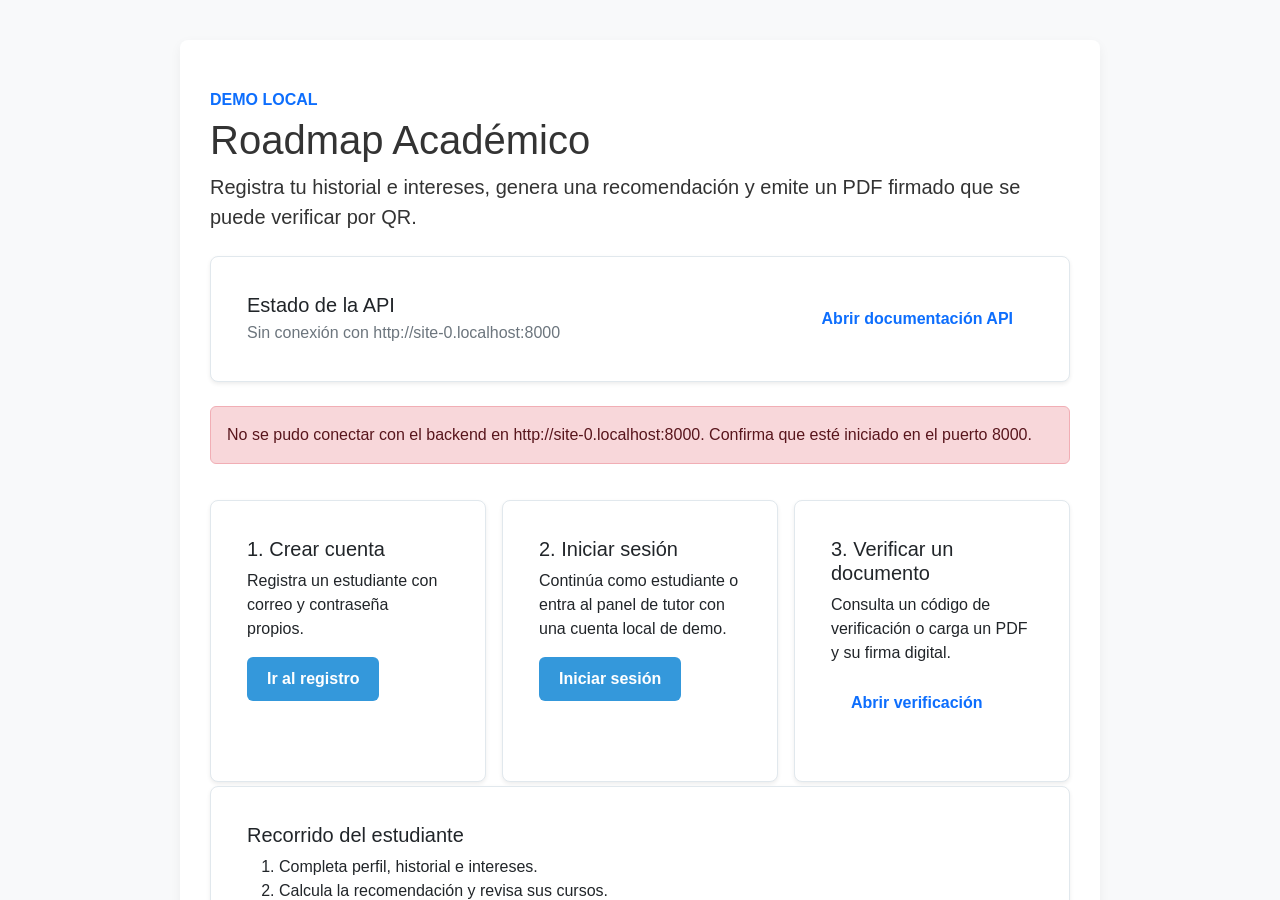
<file: frontend/index.html>
<!doctype html>
<html lang="es">
<head>
  <meta charset="utf-8">
  <meta name="viewport" content="width=device-width, initial-scale=1">
  <meta http-equiv="refresh" content="0; url=demo.html">
  <title>Roadmap Académico</title>
</head>
<body>
  <p>Abriendo la demostración… <a href="demo.html">Continuar</a></p>
</body>
</html>
</file>
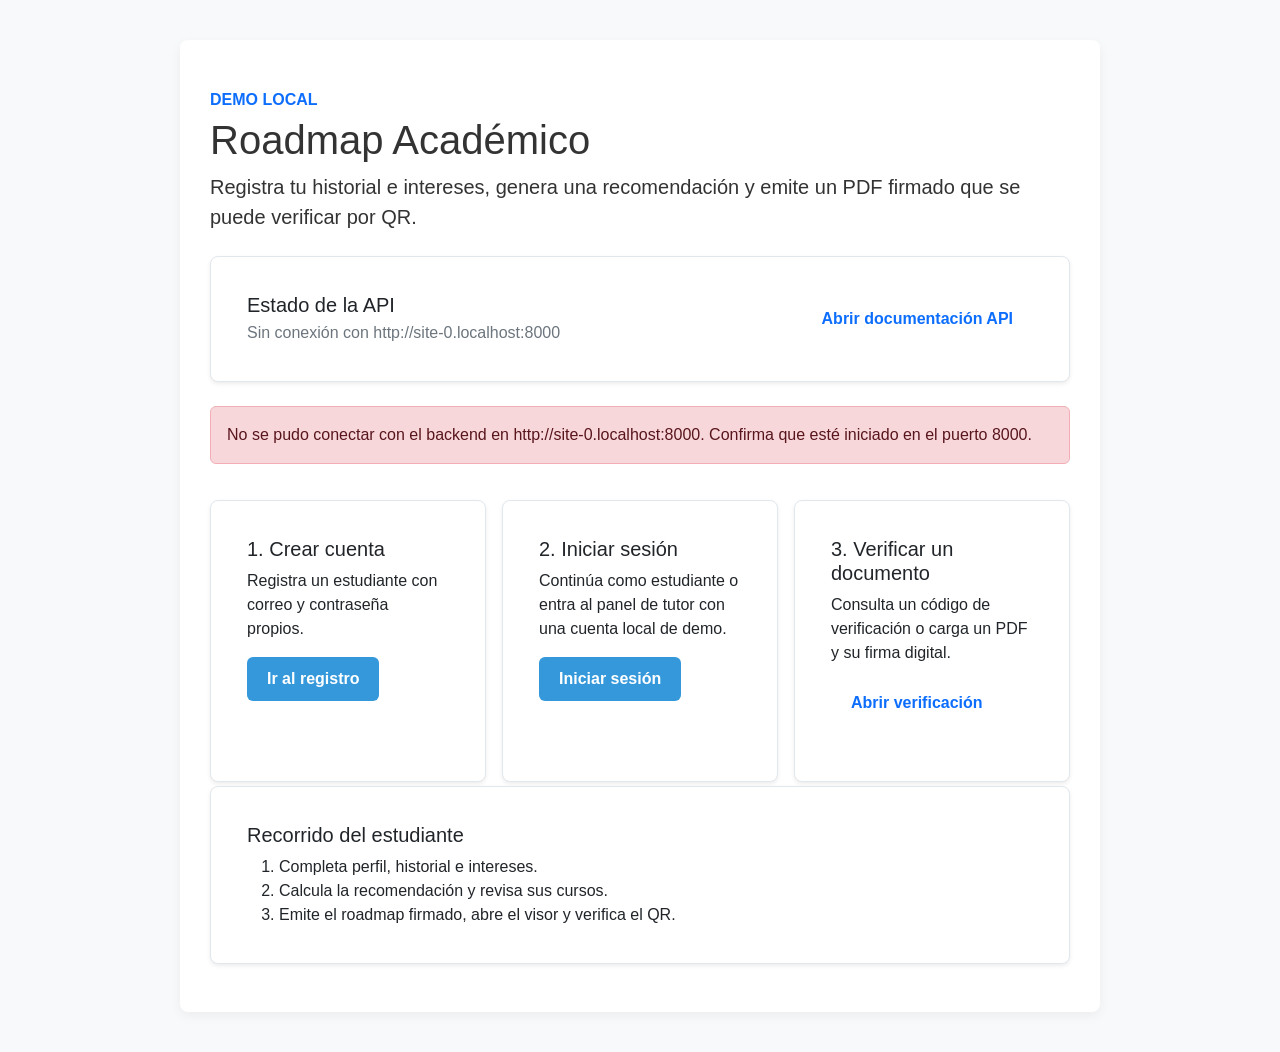
<file: frontend/demo.html>
<!doctype html>
<html lang="es">
<head>
  <meta charset="utf-8">
  <meta name="viewport" content="width=device-width, initial-scale=1">
  <title>Demo · Roadmap Académico</title>
  <link href="https://cdn.jsdelivr.net/npm/bootstrap@5.3.3/dist/css/bootstrap.min.css" rel="stylesheet">
  <link href="css/estilos.css" rel="stylesheet">
</head>
<body class="bg-light">
  <main class="container py-5" style="max-width: 920px">
    <header class="mb-4">
      <p class="text-uppercase text-primary fw-semibold mb-1">Demo local</p>
      <h1 class="display-6">Roadmap Académico</h1>
      <p class="lead">Registra tu historial e intereses, genera una recomendación y emite un PDF firmado que se puede verificar por QR.</p>
    </header>

    <section class="card shadow-sm mb-4" aria-live="polite">
      <div class="card-body d-flex flex-wrap align-items-center justify-content-between gap-2">
        <div>
          <h2 class="h5 mb-1">Estado de la API</h2>
          <p id="estado-api" class="mb-0 text-secondary">Comprobando el backend…</p>
        </div>
        <a id="docs-api" class="btn btn-outline-primary" target="_blank" rel="noreferrer">Abrir documentación API</a>
      </div>
    </section>

    <div id="error" class="alert alert-danger d-none" role="alert"></div>
    <section class="row g-3">
      <div class="col-md-4">
        <article class="card h-100 shadow-sm"><div class="card-body">
          <h2 class="h5">1. Crear cuenta</h2>
          <p>Registra un estudiante con correo y contraseña propios.</p>
          <a class="btn btn-primary" href="registro.html">Ir al registro</a>
        </div></article>
      </div>
      <div class="col-md-4">
        <article class="card h-100 shadow-sm"><div class="card-body">
          <h2 class="h5">2. Iniciar sesión</h2>
          <p>Continúa como estudiante o entra al panel de tutor con una cuenta local de demo.</p>
          <a class="btn btn-primary" href="login.html">Iniciar sesión</a>
        </div></article>
      </div>
      <div class="col-md-4">
        <article class="card h-100 shadow-sm"><div class="card-body">
          <h2 class="h5">3. Verificar un documento</h2>
          <p>Consulta un código de verificación o carga un PDF y su firma digital.</p>
          <a class="btn btn-outline-primary" href="verificar.html">Abrir verificación</a>
        </div></article>
      </div>
    </section>

    <section class="card shadow-sm mt-4"><div class="card-body">
      <h2 class="h5">Recorrido del estudiante</h2>
      <ol class="mb-0">
        <li>Completa perfil, historial e intereses.</li>
        <li>Calcula la recomendación y revisa sus cursos.</li>
        <li>Emite el roadmap firmado, abre el visor y verifica el QR.</li>
      </ol>
    </div></section>
  </main>
  <script src="js/api.js"></script>
  <script>
    document.getElementById('docs-api').href = API + '/docs'
    api('/health')
      .then((estado) => {
        document.getElementById('estado-api').textContent = estado.estado === 'ok'
          ? 'Conectada · API disponible en ' + API
          : 'La API respondió, pero no confirmó el estado esperado.'
      })
      .catch((error) => {
        document.getElementById('estado-api').textContent = 'Sin conexión con ' + API
        const box = document.getElementById('error')
        box.textContent = error.message
        box.classList.remove('d-none')
      })
  </script>
</body>
</html>
</file>
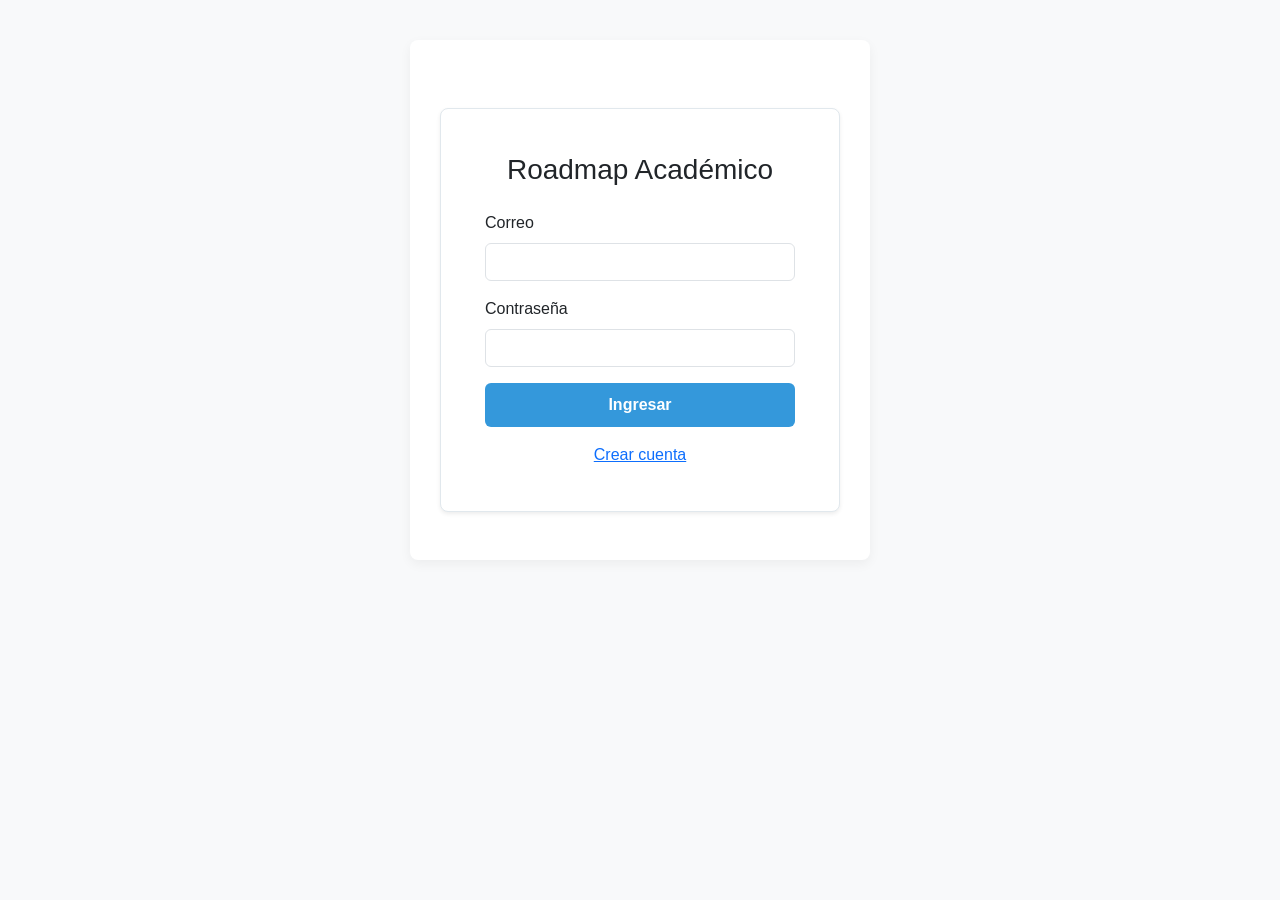
<file: frontend/generar.html>
<!doctype html>
<html lang="es">
<head>
  <meta charset="utf-8">
  <meta name="viewport" content="width=device-width, initial-scale=1">
  <title>Generar Roadmap · Roadmap Académico</title>
  <link href="https://cdn.jsdelivr.net/npm/bootstrap@5.3.3/dist/css/bootstrap.min.css" rel="stylesheet">
  <link href="css/estilos.css" rel="stylesheet">
</head>
<body class="bg-light">
  <div id="menu"></div>
  <main class="container py-4">
    <div id="aviso" class="alert d-none" role="status" aria-live="polite"></div>
    <section class="card shadow-sm mb-3">
      <div class="card-body">
        <h1 class="h4">Generar Roadmap Académico</h1>
        <p>Primero revisa la recomendación. Después emite el PDF firmado con su código QR.</p>
        <label class="form-label" for="creditos">Máximo de créditos</label>
        <input id="creditos" type="number" class="form-control" min="1" max="40" value="22" style="max-width:220px">
        <button id="recomendar" class="btn btn-primary mt-3" type="button">Calcular recomendación</button>
      </div>
    </section>

    <section id="resultado" class="card shadow-sm d-none">
      <div class="card-body">
        <h2 class="h5">Especialidad sugerida: <span id="especialidad"></span></h2>
        <p>Créditos asignados: <strong id="totalCreditos"></strong></p>
        <h3 class="h6">Cursos recomendados</h3>
        <ul id="listaCursos"></ul>
        <button id="emitir" class="btn btn-success" type="button" disabled>Emitir PDF firmado</button>
      </div>
    </section>

    <section id="emitido" class="card shadow-sm mt-3 d-none" aria-live="polite">
      <div class="card-body">
        <h2 class="h5">Roadmap emitido</h2>
        <p id="codigo"></p>
        <a id="verDocumento" class="btn btn-outline-primary me-2">Abrir PDF</a>
        <a id="verificarDocumento" class="btn btn-outline-success">Verificar código</a>
      </div>
    </section>
  </main>
  <script src="js/api.js"></script>
  <script src="js/menu.js"></script>
  <script>
    cargarMenu('generar.html')
    const notice = document.getElementById('aviso')
    const recommendButton = document.getElementById('recomendar')
    const emitButton = document.getElementById('emitir')
    const resultSection = document.getElementById('resultado')
    const issuedSection = document.getElementById('emitido')
    let recommendationReady = false

    function showError(error) {
      notice.textContent = error.message
      notice.className = 'alert alert-danger'
    }

    function creditQuery() {
      return '?max_creditos=' + encodeURIComponent(document.getElementById('creditos').value)
    }

    recommendButton.addEventListener('click', async () => {
      notice.className = 'alert d-none'
      issuedSection.classList.add('d-none')
      recommendationReady = false
      emitButton.disabled = true
      recommendButton.disabled = true
      recommendButton.textContent = 'Calculando…'
      try {
        const plan = await api('/roadmaps/recomendar' + creditQuery(), { method: 'POST' })
        document.getElementById('especialidad').textContent = plan.especialidad
        document.getElementById('totalCreditos').textContent = plan.creditos
        const list = document.getElementById('listaCursos')
        list.replaceChildren(...plan.cursos.map((course) => {
          const item = document.createElement('li')
          item.textContent = course
          return item
        }))
        resultSection.classList.remove('d-none')
        recommendationReady = true
        emitButton.disabled = false
      } catch (error) {
        showError(error)
      } finally {
        recommendButton.disabled = false
        recommendButton.textContent = 'Calcular recomendación'
      }
    })

    emitButton.addEventListener('click', async () => {
      if (!recommendationReady) return
      notice.className = 'alert d-none'
      emitButton.disabled = true
      emitButton.textContent = 'Emitiendo…'
      try {
        const documentInfo = await api('/roadmaps/emitir' + creditQuery(), { method: 'POST' })
        const code = documentInfo.codigo_verificacion || documentInfo.codigo
        document.getElementById('codigo').textContent = 'Código de verificación: ' + code
        document.getElementById('verDocumento').href = 'visor.html?id=' + encodeURIComponent(documentInfo.id)
        document.getElementById('verificarDocumento').href = 'verificar.html?codigo=' + encodeURIComponent(code)
        issuedSection.classList.remove('d-none')
      } catch (error) {
        showError(error)
        emitButton.disabled = false
      } finally {
        emitButton.textContent = 'Emitir PDF firmado'
      }
    })

    document.getElementById('creditos').addEventListener('input', () => {
      recommendationReady = false
      emitButton.disabled = true
      issuedSection.classList.add('d-none')
    })
  </script>
</body>
</html>
</file>
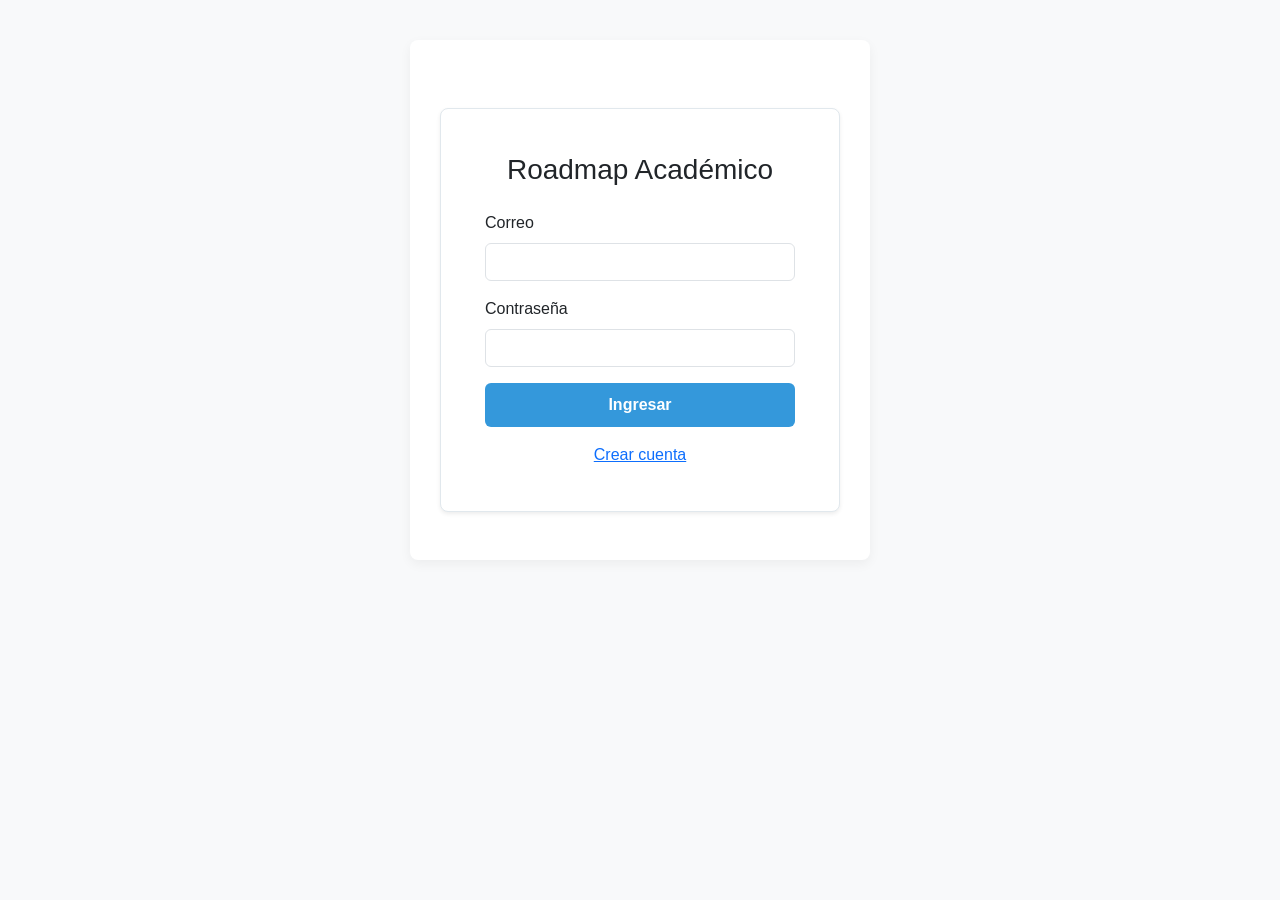
<file: frontend/intereses.html>
<!doctype html><html lang="es"><head><meta charset="utf-8"><meta name="viewport" content="width=device-width,initial-scale=1"><title>Intereses · Roadmap Académico</title><link href="https://cdn.jsdelivr.net/npm/bootstrap@5.3.3/dist/css/bootstrap.min.css" rel="stylesheet"><link href="css/estilos.css" rel="stylesheet"></head><body class="bg-light"><div id="menu"></div><main class="container py-4"><div id="aviso" class="alert d-none"></div><section class="card shadow-sm"><div class="card-body"><h1 class="h4">Áreas de interés profesional</h1><p>Selecciona las áreas que orientarán la especialidad recomendada.</p><div id="checkbox-areas" class="row g-2"></div><button id="guardar" class="btn btn-primary mt-3">Guardar intereses</button> <a href="generar.html" class="btn btn-outline-primary mt-3">Continuar a generar roadmap</a></div></section></main><script src="js/api.js"></script><script src="js/menu.js"></script><script>
cargarMenu('intereses.html');const opciones=[['desarrollo','Desarrollo'],['calidad','Calidad'],['web','Web'],['seguridad','Seguridad'],['redes','Redes'],['criptografía','Criptografía'],['datos','Datos'],['estadística','Estadística'],['ia','Inteligencia Artificial (IA)']];const host=document.getElementById('checkbox-areas');host.innerHTML=opciones.map(([v,t],i)=>'<div class="col-md-4"><div class="form-check"><input class="form-check-input" type="checkbox" value="'+v+'" id="i'+i+'"><label class="form-check-label" for="i'+i+'">'+t+'</label></div></div>').join('');api('/intereses').then(r=>{const selected=new Set(r.intereses);host.querySelectorAll('input').forEach(x=>x.checked=selected.has(x.value))}).catch(showError);function showError(e){const a=document.getElementById('aviso');a.textContent=e.message;a.className='alert alert-danger'}document.getElementById('guardar').addEventListener('click',async()=>{try{const selected=[...host.querySelectorAll('input:checked')].map(x=>x.value);await api('/intereses',{method:'PUT',body:{intereses:selected}});const a=document.getElementById('aviso');a.textContent='Intereses guardados';a.className='alert alert-success'}catch(e){showError(e)}})
</script></body></html>
</file>
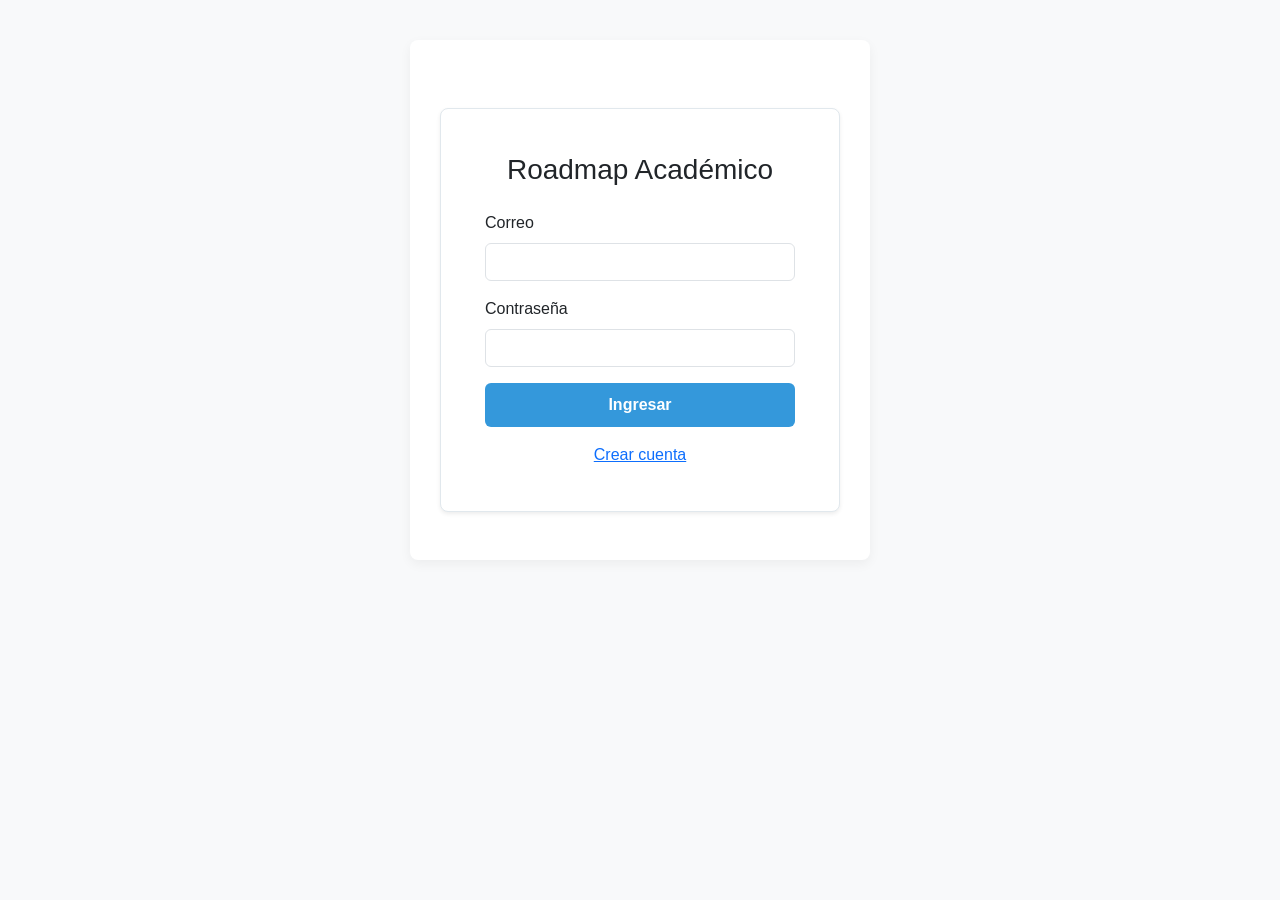
<file: frontend/login.html>
<!doctype html>
<html lang="es">
<head>
  <meta charset="utf-8">
  <meta name="viewport" content="width=device-width, initial-scale=1">
  <title>Iniciar sesión · Roadmap Académico</title>
  <link href="https://cdn.jsdelivr.net/npm/bootstrap@5.3.3/dist/css/bootstrap.min.css" rel="stylesheet">
  <link href="estilos.css" rel="stylesheet">
</head>
<body class="bg-light">
  <main class="container py-5" style="max-width: 460px">
    <div class="card shadow-sm">
      <div class="card-body p-4">
        <h1 class="h3 text-center mb-4">Roadmap Académico</h1>
        <div id="error" class="alert alert-danger d-none" role="alert" aria-live="polite"></div>
        <form id="login-form">
          <label class="form-label" for="correo">Correo</label>
          <input id="correo" name="correo" class="form-control mb-3" type="email" autocomplete="username" required>
          <label class="form-label" for="clave">Contraseña</label>
          <input id="clave" name="clave" class="form-control mb-3" type="password" autocomplete="current-password" required>
          <button id="ingresar" class="btn btn-primary w-100" type="submit">Ingresar</button>
        </form>
        <a href="registro.html" class="d-block text-center mt-3">Crear cuenta</a>
      </div>
    </div>
  </main>
  <script src="js/api.js?v=login-fix-20261018"></script>
  <script>
    document.addEventListener('DOMContentLoaded', () => {
      const form = document.getElementById('login-form')
      const correo = document.getElementById('correo')
      const clave = document.getElementById('clave')
      const error = document.getElementById('error')
      const boton = document.getElementById('ingresar')

      form.addEventListener('submit', async (event) => {
        event.preventDefault()
        error.textContent = ''
        error.classList.add('d-none')
        boton.disabled = true
        boton.textContent = 'Ingresando…'

        try {
          const resultado = await api('/auth/login', {
            method: 'POST',
            body: { correo: correo.value.trim(), clave: clave.value }
          })
          sessionStorage.setItem('token', resultado.token)
          sessionStorage.setItem('rol', resultado.rol)
          window.location.assign(resultado.rol === 'tutor' ? 'tutor.html' : 'panel.html')
        } catch (err) {
          error.textContent = err && err.message
            ? err.message
            : 'No se pudo iniciar sesión. Comprueba los datos y que el backend esté activo.'
          error.classList.remove('d-none')
          boton.disabled = false
          boton.textContent = 'Ingresar'
        }
      })
    })
  </script>
</body>
</html>
</file>
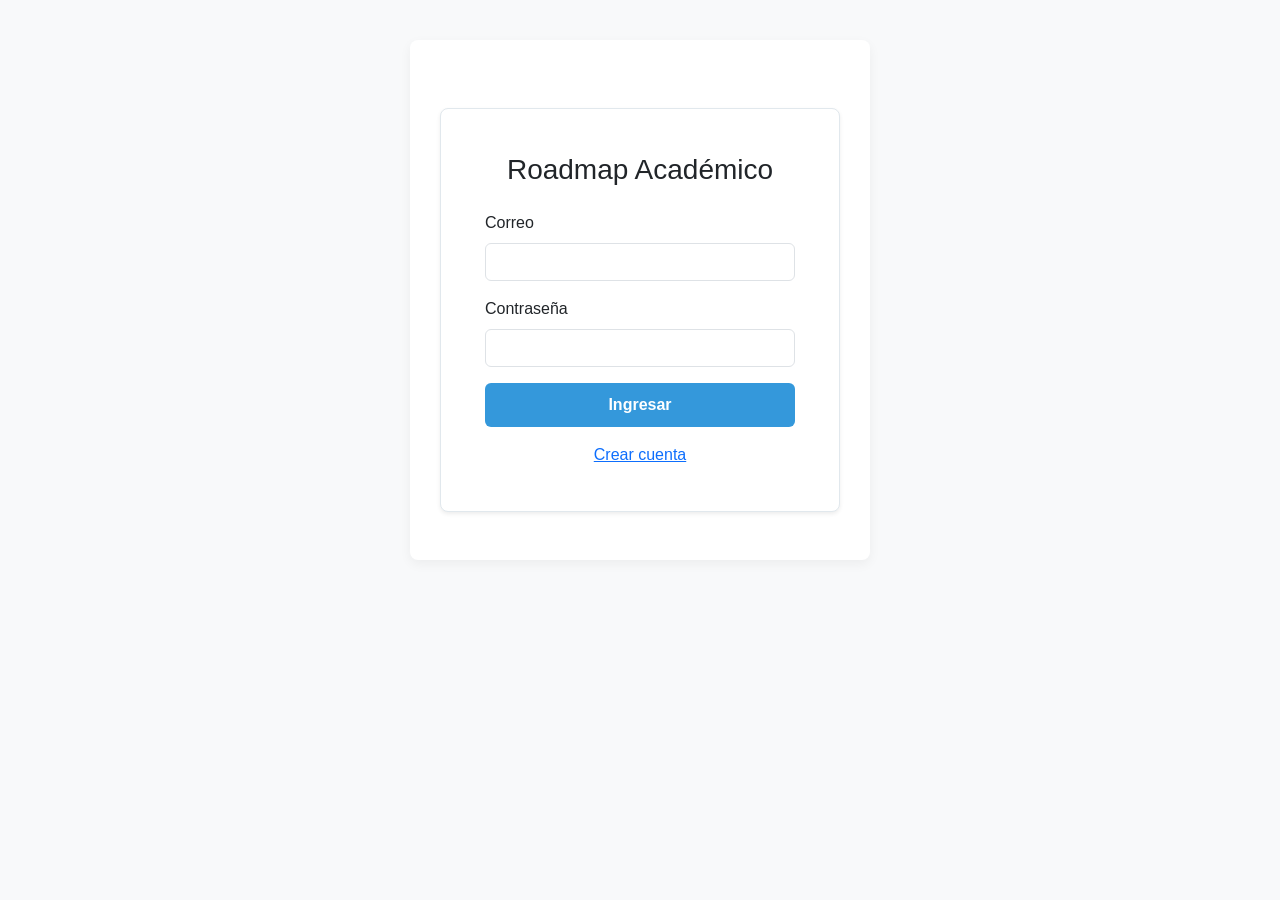
<file: frontend/panel.html>
<!doctype html><html lang="es"><head><meta charset="utf-8"><meta name="viewport" content="width=device-width,initial-scale=1"><title>Panel · Roadmap Académico</title><link href="https://cdn.jsdelivr.net/npm/bootstrap@5.3.3/dist/css/bootstrap.min.css" rel="stylesheet"><link href="css/estilos.css" rel="stylesheet"></head><body class="bg-light"><div id="menu"></div><main class="container py-4"><div id="aviso" class="alert alert-warning d-none"></div><h1 class="h3 mb-3">Panel principal</h1><section class="card shadow-sm mb-4"><div class="card-body"><h2 class="h5">Hola, <span id="nombre">estudiante</span></h2><p>Cursos aprobados: <strong id="aprobados">-</strong> · Créditos acumulados: <strong id="creditos">-</strong></p></div></section><div class="row g-3"><div class="col-md-3"><a class="card card-body h-100" href="perfil.html">Perfil e historial</a></div><div class="col-md-3"><a class="card card-body h-100" href="intereses.html">Intereses profesionales</a></div><div class="col-md-3"><a class="card card-body h-100" href="generar.html">Generar Roadmap</a></div><div class="col-md-3"><a class="card card-body h-100" href="roadmaps.html">Mis Roadmaps</a></div></div></main><script src="js/api.js"></script><script src="js/menu.js"></script><script>cargarMenu('panel.html');api('/perfil').then(p=>{nombre.textContent=p.nombres;aprobados.textContent=p.cursos_aprobados;creditos.textContent=p.creditos??'No disponible'}).catch(e=>{aviso.textContent=e.message;aviso.classList.remove('d-none')})</script></body></html>
</file>
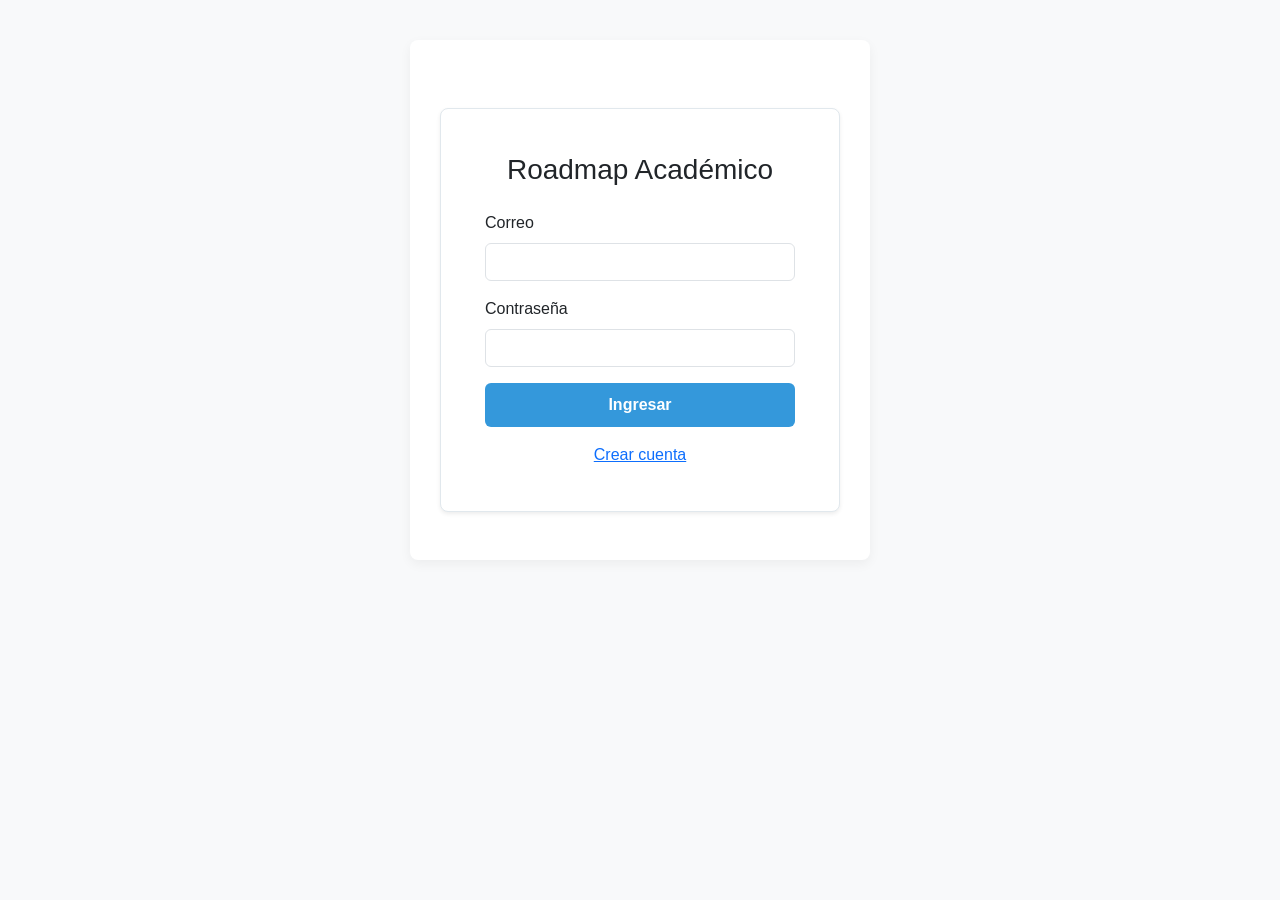
<file: frontend/perfil.html>
<!DOCTYPE html>
<html lang="es">
<head>
  <meta charset="UTF-8"><meta name="viewport" content="width=device-width, initial-scale=1">
  <title>Perfil - Roadmap Académico</title>
  <link href="https://cdn.jsdelivr.net/npm/bootstrap@5.3.3/dist/css/bootstrap.min.css" rel="stylesheet">
  <link href="css/estilos.css" rel="stylesheet">
</head>
<body class="bg-light">
  <div id="menu"></div>
  <div class="container py-4">
    <div id="aviso" class="alert d-none"></div>
    <div class="card shadow-sm mb-4"><div class="card-body">
      <h5>Datos personales</h5>
      <div class="row g-2">
        <div class="col-md-3"><label class="form-label">Código</label><input id="codigo" class="form-control" disabled></div>
        <div class="col-md-5"><label class="form-label">Nombres</label><input id="nombres" class="form-control"></div>
        <div class="col-md-4"><label class="form-label">Correo</label><input id="correo" type="email" class="form-control"></div>
      </div>
      <button class="btn btn-primary mt-3" onclick="guardarPerfil()">Guardar</button>
    </div></div>

    <div class="card shadow-sm"><div class="card-body">
      <div class="d-flex flex-wrap gap-2 justify-content-between mb-3">
        <h5 class="mb-0">Historial académico</h5>
        <div class="d-flex gap-2">
          <select id="filtro" class="form-select form-select-sm" onchange="pintar()">
            <option value="">Todos</option><option value="1">Aprobados</option><option value="0">Desaprobados</option>
          </select>
          <button class="btn btn-success btn-sm text-nowrap" data-bs-toggle="modal" data-bs-target="#modalCurso">Agregar curso</button>
        </div>
      </div>
      <div class="table-responsive"><table class="table table-sm table-striped">
        <thead><tr><th>Curso</th><th>Nota</th><th>Periodo</th><th>Estado</th></tr></thead>
        <tbody id="tabla"></tbody>
      </table></div>
    </div></div>
  </div>

  <div class="modal fade" id="modalCurso" tabindex="-1"><div class="modal-dialog"><div class="modal-content">
    <div class="modal-header"><h5 class="modal-title">Agregar curso</h5><button class="btn-close" data-bs-dismiss="modal"></button></div>
    <div class="modal-body">
      <input id="mCurso" class="form-control mb-2" placeholder="Código del curso (ej. CS101)">
      <input id="mNota" type="number" min="0" max="20" step="0.5" class="form-control mb-2" placeholder="Nota (0-20)">
      <input id="mPeriodo" class="form-control" placeholder="Periodo (ej. 2025-I)">
    </div>
    <div class="modal-footer"><button class="btn btn-primary" onclick="agregarCurso()">Guardar curso</button></div>
  </div></div></div>

  <script src="https://cdn.jsdelivr.net/npm/bootstrap@5.3.3/dist/js/bootstrap.bundle.min.js"></script>
  <script src="js/api.js"></script><script src="js/menu.js"></script>
  <script>
    cargarMenu("perfil.html");
    let historial = [];
    function aviso(msg, ok) { const a = document.getElementById("aviso"); a.textContent = msg;
      a.className = "alert " + (ok ? "alert-success" : "alert-danger"); }
    async function cargar() {
      try {
        const p = await api("/perfil");
        codigo.value = p.codigo || ""; nombres.value = p.nombres; correo.value = p.correo;
        historial = await api("/historial"); pintar();
      } catch (e) { aviso(e.message, false); }
    }
    function pintar() {
      const f = filtro.value;
      const cursos = historial.filter(h => f === "" || String(h.aprobado ? 1 : 0) === f);
      tabla.replaceChildren();
      if (!cursos.length) {
        const row = document.createElement("tr");
        const cell = document.createElement("td");
        cell.colSpan = 4;
        cell.className = "text-center text-muted";
        cell.textContent = "Sin cursos registrados";
        row.append(cell);
        tabla.append(row);
        return;
      }
      for (const curso of cursos) {
        const row = document.createElement("tr");
        for (const value of [curso.codigo_curso, curso.nota, curso.periodo]) {
          const cell = document.createElement("td");
          cell.textContent = value ?? "";
          row.append(cell);
        }
        const stateCell = document.createElement("td");
        const badge = document.createElement("span");
        badge.className = "badge " + (curso.aprobado ? "bg-success" : "bg-danger");
        badge.textContent = curso.aprobado ? "Aprobado" : "Desaprobado";
        stateCell.append(badge);
        row.append(stateCell);
        tabla.append(row);
      }
    }
    async function guardarPerfil() {
      try { await api("/perfil", { method: "PUT", body: { nombres: nombres.value, correo: correo.value } });
        aviso("Perfil guardado", true); } catch (e) { aviso(e.message, false); }
    }
    async function agregarCurso() {
      try {
        await api("/historial", { method: "POST", body: { codigo_curso: mCurso.value, nota: parseFloat(mNota.value), periodo: mPeriodo.value } });
        bootstrap.Modal.getInstance(document.getElementById("modalCurso")).hide();
        mCurso.value = mNota.value = mPeriodo.value = "";
        historial = await api("/historial"); pintar(); aviso("Curso agregado", true);
      } catch (e) { aviso(e.message, false); }
    }
    cargar();
  </script>
</body>
</html>
</file>
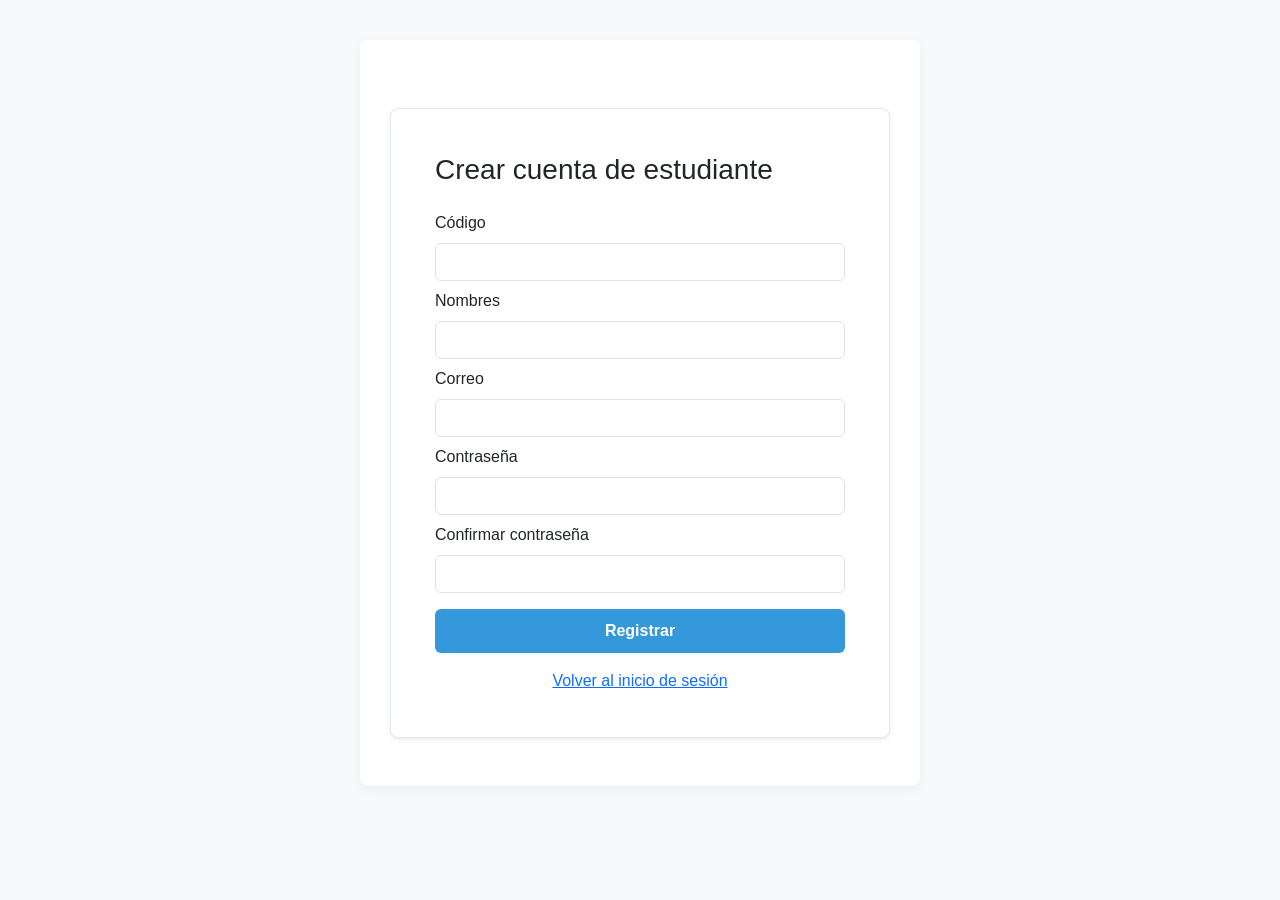
<file: frontend/registro.html>
<!doctype html><html lang="es"><head><meta charset="utf-8"><meta name="viewport" content="width=device-width,initial-scale=1"><title>Registro · Roadmap Académico</title><link href="https://cdn.jsdelivr.net/npm/bootstrap@5.3.3/dist/css/bootstrap.min.css" rel="stylesheet"><link href="estilos.css" rel="stylesheet"></head><body class="bg-light"><main class="container py-5" style="max-width:560px"><div class="card shadow-sm"><div class="card-body p-4"><h1 class="h3 mb-4">Crear cuenta de estudiante</h1><div id="aviso" class="alert d-none"></div><form id="form"><label class="form-label" for="codigo">Código</label><input id="codigo" class="form-control mb-2" required><label class="form-label" for="nombres">Nombres</label><input id="nombres" class="form-control mb-2" required><label class="form-label" for="correo">Correo</label><input id="correo" type="email" class="form-control mb-2" required><label class="form-label" for="clave">Contraseña</label><input id="clave" type="password" minlength="8" class="form-control mb-2" required><label class="form-label" for="clave2">Confirmar contraseña</label><input id="clave2" type="password" minlength="8" class="form-control mb-3" required><button class="btn btn-primary w-100">Registrar</button></form><a href="login.html" class="d-block text-center mt-3">Volver al inicio de sesión</a></div></div></main><script src="js/api.js"></script><script>
form.addEventListener('submit',async e=>{e.preventDefault();aviso.className='alert d-none';if(clave.value!==clave2.value){aviso.textContent='Las contraseñas no coinciden';aviso.className='alert alert-danger';return}try{await api('/auth/registro',{method:'POST',body:{codigo:codigo.value,nombres:nombres.value,correo:correo.value,clave:clave.value}});aviso.textContent='Cuenta creada. Ya puedes iniciar sesión.';aviso.className='alert alert-success';form.reset()}catch(e){aviso.textContent=e.message;aviso.className='alert alert-danger'}})
</script></body></html>
</file>
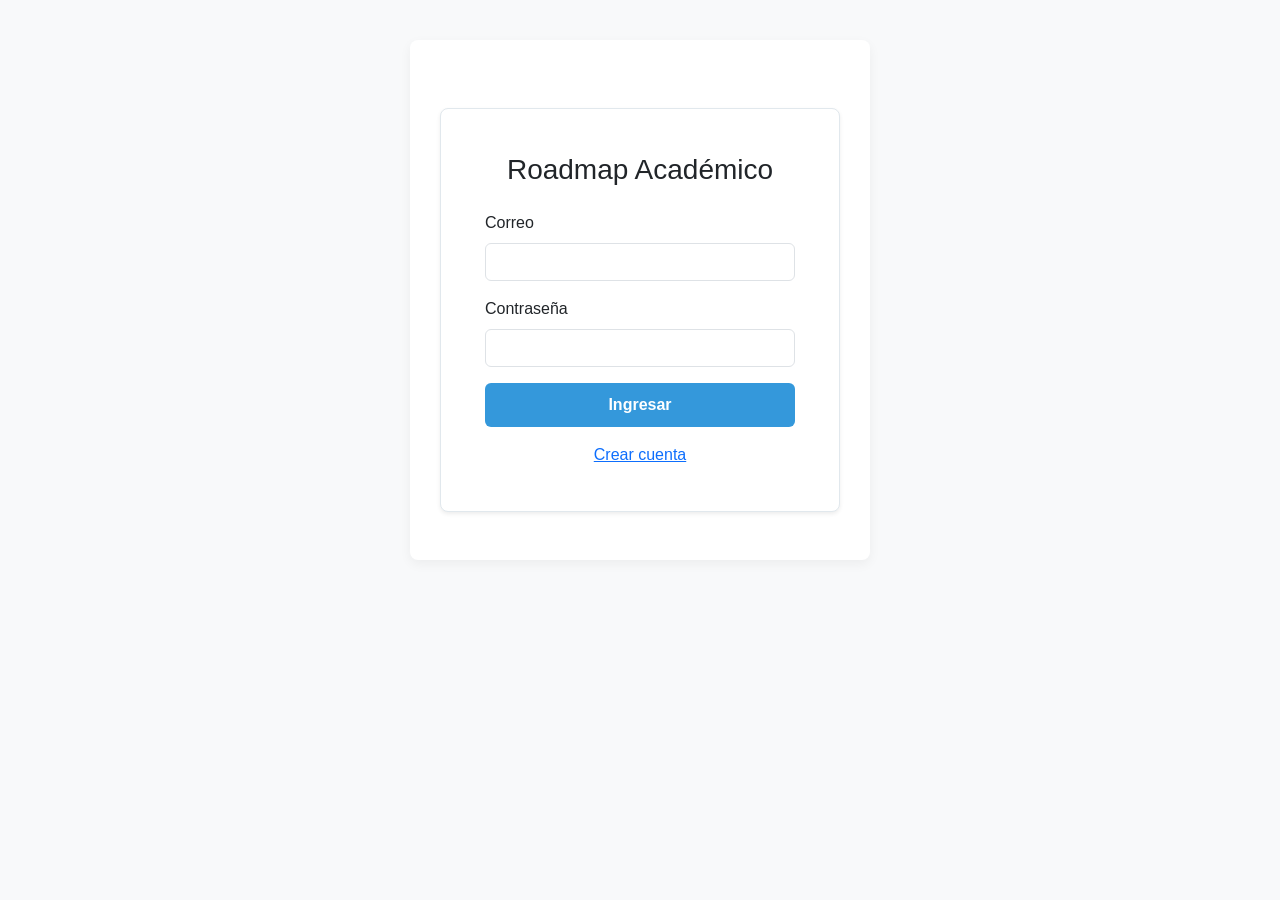
<file: frontend/roadmaps.html>
<!doctype html><html lang="es"><head><meta charset="utf-8"><meta name="viewport" content="width=device-width,initial-scale=1"><title>Mis Roadmaps · Roadmap Académico</title><link href="https://cdn.jsdelivr.net/npm/bootstrap@5.3.3/dist/css/bootstrap.min.css" rel="stylesheet"><link href="css/estilos.css" rel="stylesheet"></head><body class="bg-light"><div id="menu"></div><main class="container py-4"><div id="aviso" class="alert alert-danger d-none"></div><section class="card shadow-sm"><div class="card-body"><h1 class="h4">Mis Roadmaps emitidos</h1><div class="row g-2 mb-3"><div class="col-md-4"><select id="fEsp" class="form-select"><option value="">Todas las especialidades</option></select></div><div class="col-md-4"><input id="fDesde" type="date" class="form-control"></div><div class="col-md-4"><input id="fHasta" type="date" class="form-control"></div></div><div class="table-responsive"><table class="table table-striped"><thead><tr><th>Fecha</th><th>Especialidad</th><th>Créditos</th><th>Acciones</th></tr></thead><tbody id="tabla"></tbody></table></div></div></section></main><script src="js/api.js"></script><script src="js/menu.js"></script><script>
cargarMenu('roadmaps.html');let lista=[];const table=document.getElementById('tabla'),notice=document.getElementById('aviso'),specialty=document.getElementById('fEsp'),from=document.getElementById('fDesde'),to=document.getElementById('fHasta');async function file(id,kind){const response=await fetch(API+'/roadmaps/'+encodeURIComponent(id)+'/'+kind,{headers:{Authorization:'Bearer '+token()}});if(!response.ok)throw new Error('No se pudo descargar el archivo');const a=document.createElement('a');a.href=URL.createObjectURL(await response.blob());a.download='roadmap_'+id+(kind==='pdf'?'.pdf':'.sig');a.click();URL.revokeObjectURL(a.href)}function paint(){const shown=lista.filter(r=>(!specialty.value||r.especialidad===specialty.value)&&(!from.value||r.fecha>=from.value)&&(!to.value||r.fecha<=to.value));table.replaceChildren();for(const r of shown){const tr=document.createElement('tr');for(const v of [r.fecha,r.especialidad,r.creditos]){const td=document.createElement('td');td.textContent=v??'';tr.append(td)}const td=document.createElement('td'),view=document.createElement('a');view.className='btn btn-outline-primary btn-sm me-1';view.href='visor.html?id='+encodeURIComponent(r.id);view.textContent='Ver';td.append(view);for(const kind of ['pdf','firma']){const button=document.createElement('button');button.className='btn btn-sm '+(kind==='pdf'?'btn-primary me-1':'btn-outline-secondary');button.textContent=kind==='pdf'?'PDF':'Firma';button.onclick=()=>file(r.id,kind).catch(e=>{notice.textContent=e.message;notice.classList.remove('d-none')});td.append(button)}tr.append(td);table.append(tr)}if(!shown.length){const tr=document.createElement('tr'),td=document.createElement('td');td.colSpan=4;td.className='text-center text-muted';td.textContent='No hay roadmaps con esos filtros';tr.append(td);table.append(tr)}}specialty.addEventListener('change',paint);from.addEventListener('change',paint);to.addEventListener('change',paint);api('/roadmaps').then(data=>{lista=data;for(const e of [...new Set(lista.map(r=>r.especialidad).filter(Boolean))])specialty.add(new Option(e,e));paint()}).catch(e=>{notice.textContent=e.message;notice.classList.remove('d-none')})
</script></body></html>
</file>
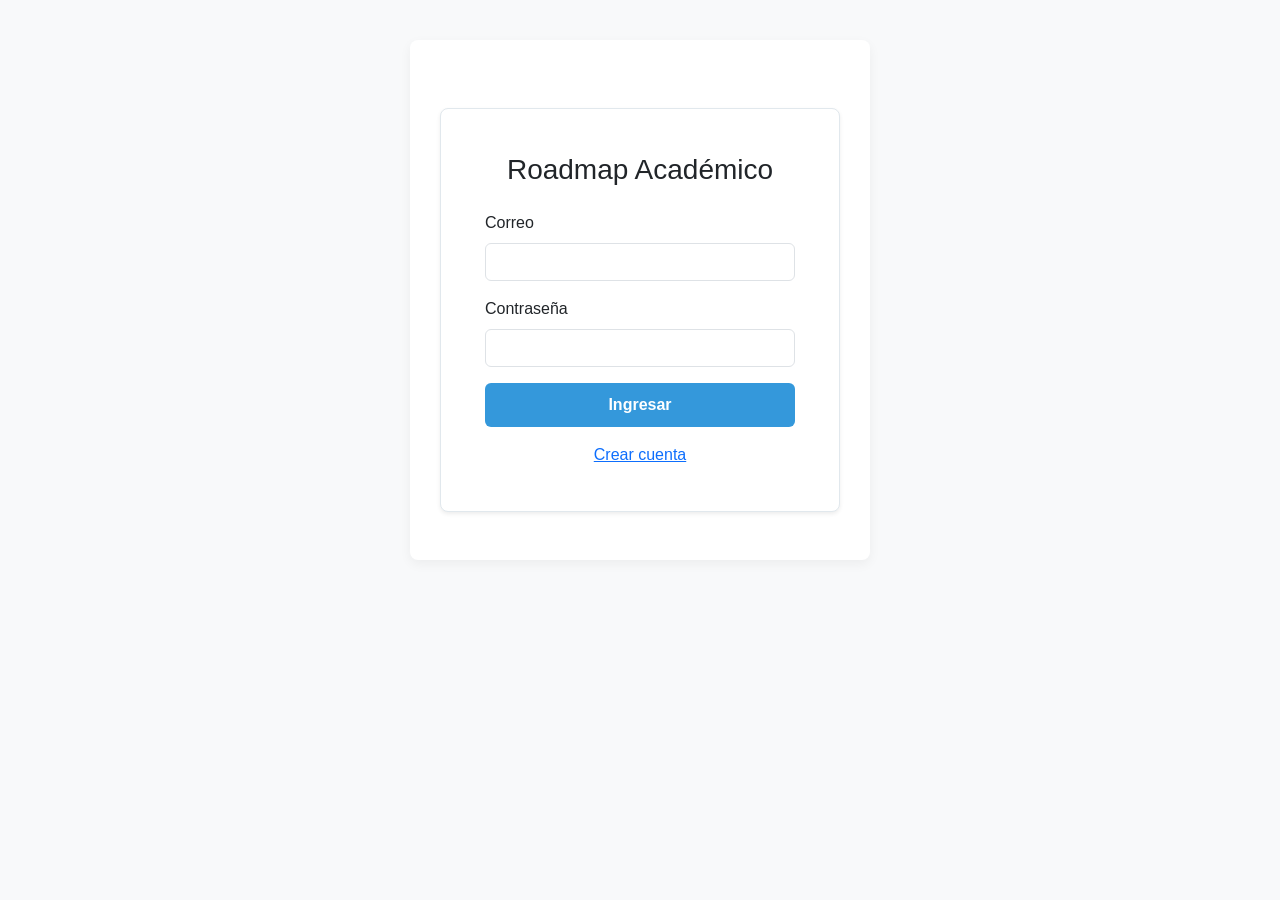
<file: frontend/tutor.html>
<!doctype html><html lang="es"><head><meta charset="utf-8"><meta name="viewport" content="width=device-width,initial-scale=1"><title>Panel de tutor · Roadmap Académico</title><link href="https://cdn.jsdelivr.net/npm/bootstrap@5.3.3/dist/css/bootstrap.min.css" rel="stylesheet"><link href="css/estilos.css" rel="stylesheet"></head><body class="bg-light"><div id="menu"></div><main class="container py-4"><h1 class="h3">Panel de tutor</h1><div id="aviso" class="alert alert-danger d-none"></div><div class="row g-2 my-3"><div class="col-md-7"><label class="form-label" for="buscar">Buscar por código o nombre</label><input id="buscar" class="form-control"></div><div class="col-md-5"><label class="form-label" for="especialidad">Filtrar por especialidad</label><select id="especialidad" class="form-select"><option value="">Todas</option></select></div></div><div class="table-responsive"><table class="table table-striped"><thead><tr><th>Código</th><th>Estudiante</th><th>Especialidad</th><th>Roadmaps</th><th></th></tr></thead><tbody id="tabla"></tbody></table></div><section id="detalle" class="card d-none"><div class="card-body"><h2 class="h5">Roadmaps del estudiante</h2><ul id="lista"></ul></div></section></main><script src="js/api.js"></script><script src="js/menu.js"></script><script>
cargarMenu('tutor.html');let filas=[];const notice=document.getElementById('aviso'),table=document.getElementById('tabla'),filter=document.getElementById('especialidad');function fail(e){notice.textContent=e.message;notice.classList.remove('d-none')}function draw(){const q=document.getElementById('buscar').value.trim().toLowerCase();const selected=filter.value;const found=filas.filter(f=>(!q||(f.codigo||'').toLowerCase().includes(q)||(f.nombres||'').toLowerCase().includes(q))&&(!selected||f.especialidad===selected));table.replaceChildren();for(const f of found){const tr=document.createElement('tr');for(const v of [f.codigo||'—',f.nombres,f.especialidad||'Sin roadmaps',f.cantidad_roadmaps]){const td=document.createElement('td');td.textContent=v;tr.append(td)}const td=document.createElement('td');if(f.cantidad_roadmaps){const b=document.createElement('button');b.className='btn btn-sm btn-outline-primary';b.textContent='Ver roadmaps';b.onclick=()=>see(f);td.append(b)}tr.append(td);table.append(tr)}if(!found.length){const tr=document.createElement('tr'),td=document.createElement('td');td.colSpan=5;td.textContent='No hay estudiantes que coincidan';tr.append(td);table.append(tr)}}async function see(f){try{const list=await api('/tutor/estudiantes/'+encodeURIComponent(f.codigo)+'/roadmaps');const host=document.getElementById('lista');host.replaceChildren();for(const r of list){const li=document.createElement('li');li.textContent=new Date(r.emitido).toLocaleDateString('es-PE')+' · '+(r.especialidad||'')+' · ';const a=document.createElement('a');a.href='verificar.html?id='+encodeURIComponent(r.id);a.textContent='Verificar';li.append(a);host.append(li)}document.getElementById('detalle').classList.remove('d-none')}catch(e){fail(e)}}document.getElementById('buscar').addEventListener('input',draw);filter.addEventListener('change',draw);api('/tutor/estudiantes').then(data=>{filas=data;for(const e of [...new Set(data.map(x=>x.especialidad).filter(Boolean))].sort())filter.add(new Option(e,e));draw()}).catch(fail)
</script></body></html>
</file>
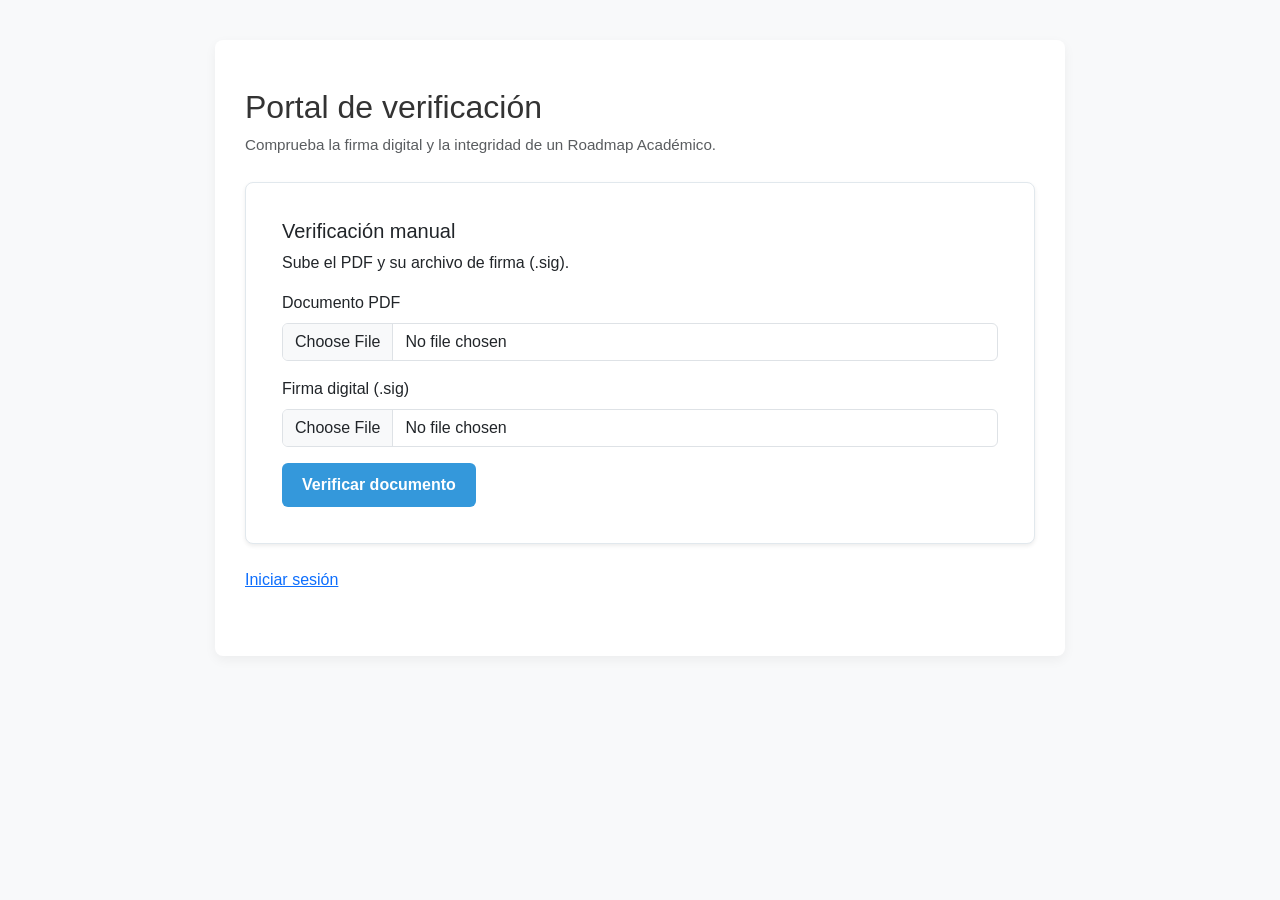
<file: frontend/verificar.html>
<!doctype html><html lang="es"><head><meta charset="utf-8"><meta name="viewport" content="width=device-width,initial-scale=1"><title>Verificar Roadmap Académico</title><link href="https://cdn.jsdelivr.net/npm/bootstrap@5.3.3/dist/css/bootstrap.min.css" rel="stylesheet"><link href="css/estilos.css" rel="stylesheet"></head><body class="bg-light"><main class="container py-5" style="max-width:850px"><header class="mb-4"><h1 class="h2">Portal de verificación</h1><p class="text-muted">Comprueba la firma digital y la integridad de un Roadmap Académico.</p></header><div id="aviso" class="alert d-none" role="alert"></div><section id="formulario" class="card shadow-sm"><div class="card-body"><h2 class="h5">Verificación manual</h2><p>Sube el PDF y su archivo de firma (.sig).</p><form id="form"><label class="form-label" for="documento">Documento PDF</label><input class="form-control mb-3" id="documento" type="file" accept="application/pdf,.pdf" required><label class="form-label" for="firma">Firma digital (.sig)</label><input class="form-control mb-3" id="firma" type="file" accept=".sig,application/octet-stream" required><button class="btn btn-primary">Verificar documento</button></form></div></section><section id="resultado" class="card shadow-sm d-none mt-3"><div class="card-body"><h2 id="titulo" class="h4"></h2><p id="detalle"></p><dl id="metadatos" class="d-none"><dt>Código de estudiante</dt><dd id="estudiante"></dd><dt>Fecha de emisión</dt><dd id="emitido"></dd><dt>Hash SHA-256</dt><dd id="hash" class="font-monospace text-break"></dd></dl><button id="otro" class="btn btn-outline-primary">Verificar otro documento</button></div></section><p class="mt-4"><a href="login.html">Iniciar sesión</a></p></main><script src="js/api.js"></script><script>
const alertBox=document.getElementById('aviso'),resultBox=document.getElementById('resultado');function showError(e){alertBox.textContent=e.message||String(e);alertBox.className='alert alert-danger'}function showResult(r){alertBox.className='alert d-none';document.getElementById('formulario').classList.add('d-none');resultBox.classList.remove('d-none');const ok=r.resultado==='auténtico';const title=document.getElementById('titulo');title.textContent=ok?'Documento auténtico':'Documento alterado';title.className='h4 '+(ok?'text-success':'text-danger');document.getElementById('detalle').textContent=ok?'La firma digital coincide con el archivo.':'La firma no coincide o el archivo fue modificado. Solicita el documento original.';if(r.estudiante){document.getElementById('metadatos').classList.remove('d-none');document.getElementById('estudiante').textContent=r.estudiante;document.getElementById('emitido').textContent=new Date(r.emitido).toLocaleString('es-PE');document.getElementById('hash').textContent=r.hash||''}}
const params=new URLSearchParams(location.search),codigo=params.get('codigo')||params.get('id');if(codigo){api('/verificar/'+encodeURIComponent(codigo)).then(showResult).catch(showError)}document.getElementById('form').addEventListener('submit',async e=>{e.preventDefault();alertBox.className='alert d-none';const data=new FormData();data.append('documento',document.getElementById('documento').files[0]);data.append('firma',document.getElementById('firma').files[0]);try{showResult(await api('/verificar',{method:'POST',body:data}))}catch(err){showError(err)}});document.getElementById('otro').addEventListener('click',()=>location.href='verificar.html')
</script></body></html>
</file>
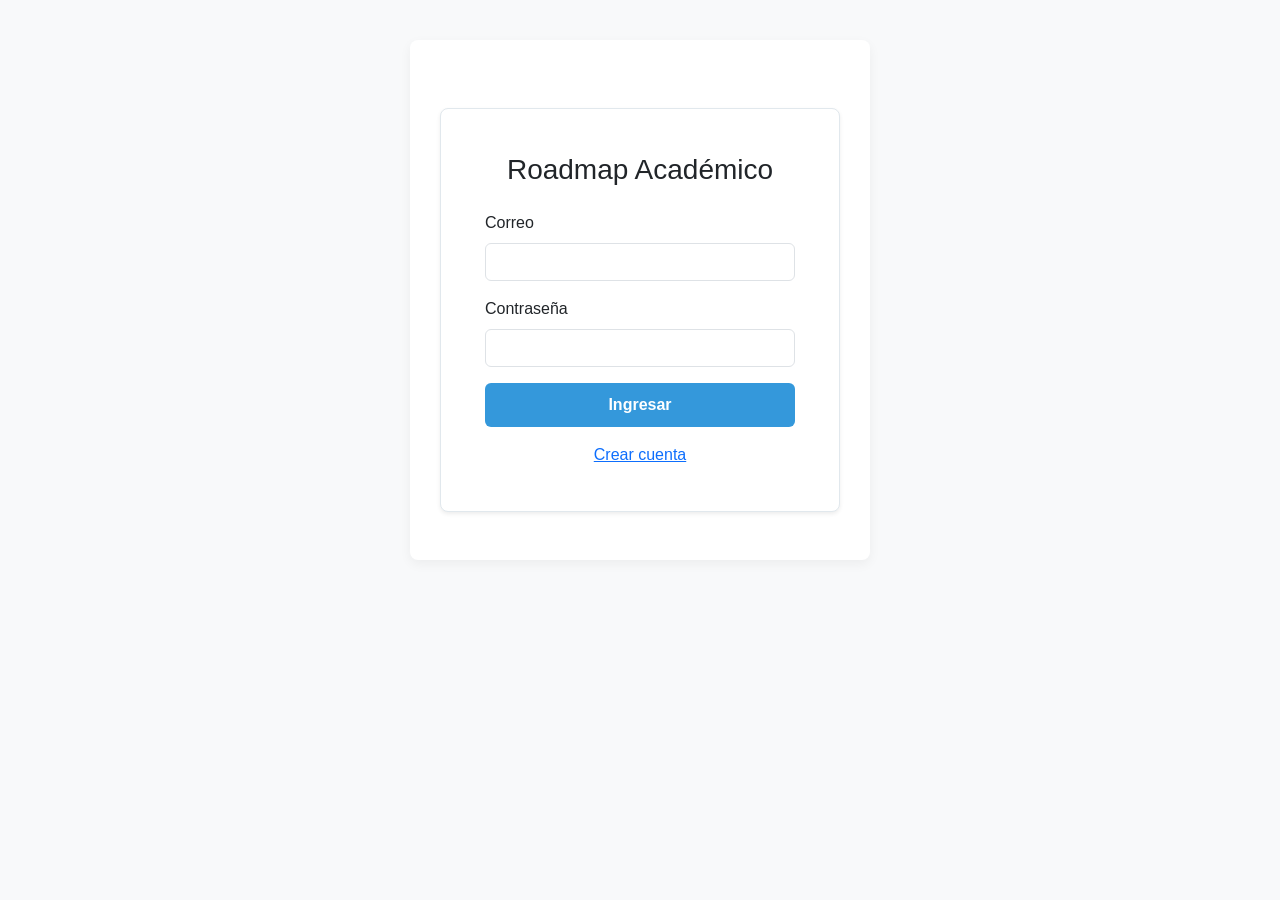
<file: frontend/visor.html>
<!doctype html><html lang="es"><head><meta charset="utf-8"><meta name="viewport" content="width=device-width,initial-scale=1"><title>Visor · Roadmap Académico</title><link href="https://cdn.jsdelivr.net/npm/bootstrap@5.3.3/dist/css/bootstrap.min.css" rel="stylesheet"><link href="css/estilos.css" rel="stylesheet"></head><body class="bg-light"><div id="menu"></div><main class="container-fluid py-4"><div id="aviso" class="alert alert-danger d-none"></div><div class="row g-3"><section class="col-lg-8"><div class="card shadow-sm"><div class="card-body p-2"><iframe id="visor" style="width:100%;height:80vh;border:0" title="Roadmap en PDF"></iframe></div></div></section><aside class="col-lg-4"><div class="card shadow-sm"><div class="card-body"><h1 class="h5">Evidencia de firma</h1><p class="mb-1"><strong>Fecha de emisión</strong></p><p id="fecha">-</p><p class="mb-1"><strong>Estado de la firma</strong></p><p id="estado"><span class="badge bg-secondary">Comprobando…</span></p><p class="mb-1"><strong>Hash SHA-256</strong></p><p id="hash" class="small text-break font-monospace">-</p><p class="mb-1"><strong>Enlace de verificación</strong></p><p class="small text-break"><a id="enlace" href="#">-</a></p><div class="d-grid gap-2"><button class="btn btn-primary" id="pdf">Descargar PDF</button><button class="btn btn-outline-primary" id="firma">Descargar firma (.sig)</button><button class="btn btn-outline-secondary" id="copiar">Copiar enlace</button><a id="verificar" class="btn btn-success" href="#">Ir al portal de verificación</a></div></div></div></aside></div></main><script src="js/api.js"></script><script src="js/menu.js"></script><script>
cargarMenu('roadmaps.html');const id=new URLSearchParams(location.search).get('id'),notice=document.getElementById('aviso'),verificationUrl=location.origin+'/verificar.html?id='+encodeURIComponent(id);let pdfUrl=null;function showError(message){notice.textContent=message;notice.classList.remove('d-none')}async function download(kind){const response=await fetch(API+'/roadmaps/'+encodeURIComponent(id)+'/'+kind,{headers:{Authorization:'Bearer '+token()}});if(!response.ok)throw new Error('No se pudo descargar el archivo');const a=document.createElement('a');a.href=URL.createObjectURL(await response.blob());a.download='roadmap_'+id+(kind==='pdf'?'.pdf':'.sig');a.click();URL.revokeObjectURL(a.href)}async function load(){if(!id){showError('Falta el identificador del roadmap.');return}try{const response=await fetch(API+'/roadmaps/'+encodeURIComponent(id)+'/pdf',{headers:{Authorization:'Bearer '+token()}});if(response.status===401){salir();return}if(!response.ok)throw new Error('No se encontró el PDF emitido.');pdfUrl=URL.createObjectURL(await response.blob());document.getElementById('visor').src=pdfUrl;const items=await api('/roadmaps'),meta=items.find(x=>String(x.id)===id);if(meta){document.getElementById('fecha').textContent=meta.fecha;document.getElementById('hash').textContent=meta.hash||'-'}const a=document.getElementById('enlace');a.href=verificationUrl;a.textContent=verificationUrl;document.getElementById('verificar').href=verificationUrl;try{const v=await api('/verificar/'+encodeURIComponent(id));const state=document.getElementById('estado');state.innerHTML=v.resultado==='auténtico'?'<span class="badge bg-success">Firma válida</span>':'<span class="badge bg-danger">Documento alterado</span>'}catch(e){document.getElementById('estado').textContent='No se pudo verificar: '+e.message}}catch(e){showError(e.message)}}document.getElementById('pdf').addEventListener('click',()=>download('pdf').catch(e=>showError(e.message)));document.getElementById('firma').addEventListener('click',()=>download('firma').catch(e=>showError(e.message)));document.getElementById('copiar').addEventListener('click',()=>navigator.clipboard.writeText(verificationUrl));load()
</script></body></html>
</file>
<file: frontend/css/estilos.css>
body {
    background-color: #f4f7f6;
    font-family: 'Segoe UI', Tahoma, Geneva, Verdana, sans-serif;
    color: #333;
    margin: 0;
    padding: 0;
}

.container {
    max-width: 700px;
    margin: 40px auto;
    background: #ffffff;
    padding: 30px;
    border-radius: 8px;
    box-shadow: 0 4px 12px rgba(0, 0, 0, 0.05);
}

h2 {
    color: #2c3e50;
    margin-bottom: 10px;
}

.text-muted {
    color: #7f8c8d;
    font-size: 0.95rem;
    margin-bottom: 25px;
}

.form-check {
    padding: 10px 15px;
    border: 1px solid #e1e8ed;
    border-radius: 6px;
    margin-bottom: 10px;
    transition: background 0.2s;
}

.form-check:hover {
    background-color: #f8fafc;
}

.form-check-input {
    cursor: pointer;
}

.form-check-label {
    cursor: pointer;
    margin-left: 8px;
    font-weight: 500;
}

.btn {
    padding: 10px 20px;
    border-radius: 6px;
    font-weight: 600;
    border: none;
    cursor: pointer;
}

.btn-primary {
    background-color: #3498db;
    color: white;
}

.btn-primary:hover {
    background-color: #2980b9;
}

.btn-success {
    background-color: #2ecc71;
    color: white;
}

.btn-success:hover {
    background-color: #27ae60;
}

.btn-secondary {
    background-color: #95a5a6;
    color: white;
    text-decoration: none;
    display: inline-block;
}

.btn-secondary:hover {
    background-color: #7f8c8d;
}

.card {
    border: 1px solid #e1e8ed;
    border-radius: 8px;
    background: #fff;
    padding: 20px;
    margin-top: 20px;
    box-shadow: 0 2px 6px rgba(0,0,0,0.02);
}

.list-group-item {
    border: 1px solid #e1e8ed;
    padding: 10px 15px;
    margin-bottom: -1px;
    background-color: #fff;
}

.d-none {
    display: none !important;
}
</file>
<file: frontend/estilos.css>
body {
    background-color: #f4f7f6;
    font-family: 'Segoe UI', Tahoma, Geneva, Verdana, sans-serif;
    color: #333;
    margin: 0;
    padding: 0;
}

.container {
    max-width: 700px;
    margin: 40px auto;
    background: #ffffff;
    padding: 30px;
    border-radius: 8px;
    box-shadow: 0 4px 12px rgba(0, 0, 0, 0.05);
}

h2 {
    color: #2c3e50;
    margin-bottom: 10px;
}

.text-muted {
    color: #7f8c8d;
    font-size: 0.95rem;
    margin-bottom: 25px;
}

.form-check {
    padding: 10px 15px;
    border: 1px solid #e1e8ed;
    border-radius: 6px;
    margin-bottom: 10px;
    transition: background 0.2s;
}

.form-check:hover {
    background-color: #f8fafc;
}

.form-check-input {
    cursor: pointer;
}

.form-check-label {
    cursor: pointer;
    margin-left: 8px;
    font-weight: 500;
}

.btn {
    padding: 10px 20px;
    border-radius: 6px;
    font-weight: 600;
    border: none;
    cursor: pointer;
}

.btn-primary {
    background-color: #3498db;
    color: white;
}

.btn-primary:hover {
    background-color: #2980b9;
}

.btn-success {
    background-color: #2ecc71;
    color: white;
}

.btn-success:hover {
    background-color: #27ae60;
}

.btn-secondary {
    background-color: #95a5a6;
    color: white;
    text-decoration: none;
    display: inline-block;
}

.btn-secondary:hover {
    background-color: #7f8c8d;
}

.card {
    border: 1px solid #e1e8ed;
    border-radius: 8px;
    background: #fff;
    padding: 20px;
    margin-top: 20px;
    box-shadow: 0 2px 6px rgba(0,0,0,0.02);
}

.list-group-item {
    border: 1px solid #e1e8ed;
    padding: 10px 15px;
    margin-bottom: -1px;
    background-color: #fff;
}

.d-none {
    display: none !important;
}
</file>
